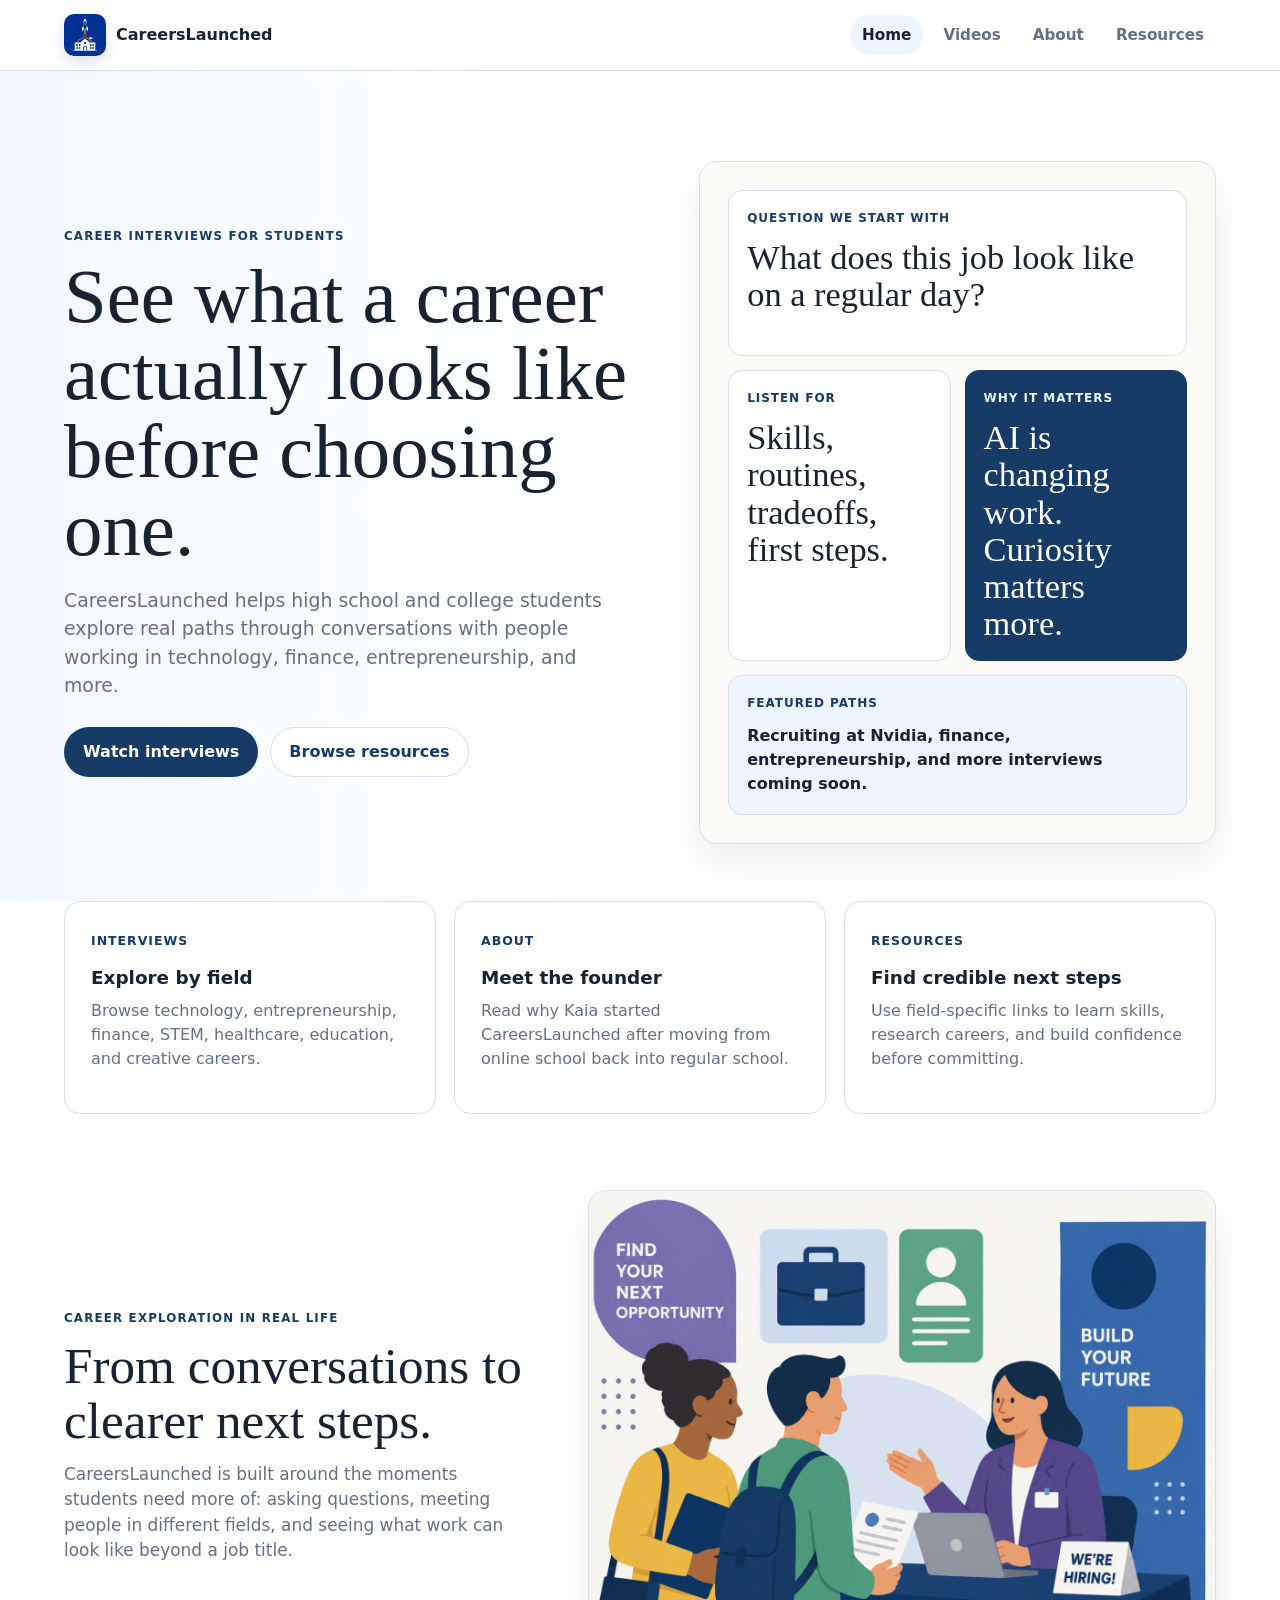
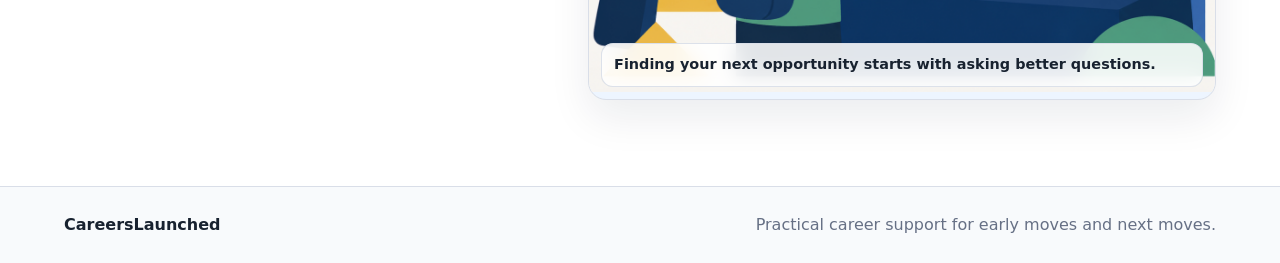
<file: index.html>
<!doctype html>
<html lang="en">
  <head>
    <meta charset="utf-8">
    <meta name="viewport" content="width=device-width, initial-scale=1">
    <title>CareersLaunched | Home</title>
    <link rel="stylesheet" href="styles.css">
  </head>
  <body>
    <header class="site-header">
      <a class="brand" href="index.html" aria-label="CareersLaunched home">
        <img class="brand-logo" src="careerslaunched-logo.png" alt="">
        <span>CareersLaunched</span>
      </a>
      <nav class="site-nav" aria-label="Main navigation">
        <a class="active" href="index.html">Home</a>
        <a href="videos.html">Videos</a>
        <a href="about.html">About</a>
        <a href="resources.html">Resources</a>
      </nav>
    </header>

    <main>
      <section class="hero home-hero">
        <div class="hero-copy">
          <p class="eyebrow">Career interviews for students</p>
          <h1>See what a career actually looks like before choosing one.</h1>
          <p class="hero-text">
            CareersLaunched helps high school and college students explore real paths through
            conversations with people working in technology, finance, entrepreneurship, and more.
          </p>
          <div class="hero-actions">
            <a class="button primary" href="videos.html">Watch interviews</a>
            <a class="button secondary" href="resources.html">Browse resources</a>
          </div>
        </div>
        <div class="desk-board" aria-label="CareersLaunched planning notes">
          <div class="note note-large">
            <span>Question we start with</span>
            <strong>What does this job look like on a regular day?</strong>
          </div>
          <div class="note-row">
            <div class="note">
              <span>Listen for</span>
              <strong>Skills, routines, tradeoffs, first steps.</strong>
            </div>
            <div class="note blue-note">
              <span>Why it matters</span>
              <strong>AI is changing work. Curiosity matters more.</strong>
            </div>
          </div>
          <div class="mini-list">
            <span>Featured paths</span>
            <p>Recruiting at Nvidia, finance, entrepreneurship, and more interviews coming soon.</p>
          </div>
        </div>
      </section>

      <section class="section-grid home-links" aria-label="Site sections">
        <a class="feature" href="videos.html">
          <span class="feature-number">Interviews</span>
          <h2>Explore by field</h2>
          <p>Browse technology, entrepreneurship, finance, STEM, healthcare, education, and creative careers.</p>
        </a>
        <a class="feature" href="about.html">
          <span class="feature-number">About</span>
          <h2>Meet the founder</h2>
          <p>Read why Kaia started CareersLaunched after moving from online school back into regular school.</p>
        </a>
        <a class="feature" href="resources.html">
          <span class="feature-number">Resources</span>
          <h2>Find credible next steps</h2>
          <p>Use field-specific links to learn skills, research careers, and build confidence before committing.</p>
        </a>
      </section>

      <section class="image-story" aria-label="Students exploring career paths">
        <div class="image-story-copy">
          <p class="eyebrow">Career exploration in real life</p>
          <h2>From conversations to clearer next steps.</h2>
          <p>
            CareersLaunched is built around the moments students need more of:
            asking questions, meeting people in different fields, and seeing what
            work can look like beyond a job title.
          </p>
        </div>
        <figure class="feature-image-card">
          <img src="career-fair-students.png" alt="Illustration of students talking with an employer at a career fair">
          <figcaption>Finding your next opportunity starts with asking better questions.</figcaption>
        </figure>
      </section>
    </main>

    <footer class="site-footer">
      <span>CareersLaunched</span>
      <span>Practical career support for early moves and next moves.</span>
    </footer>
  </body>
</html>
</file>
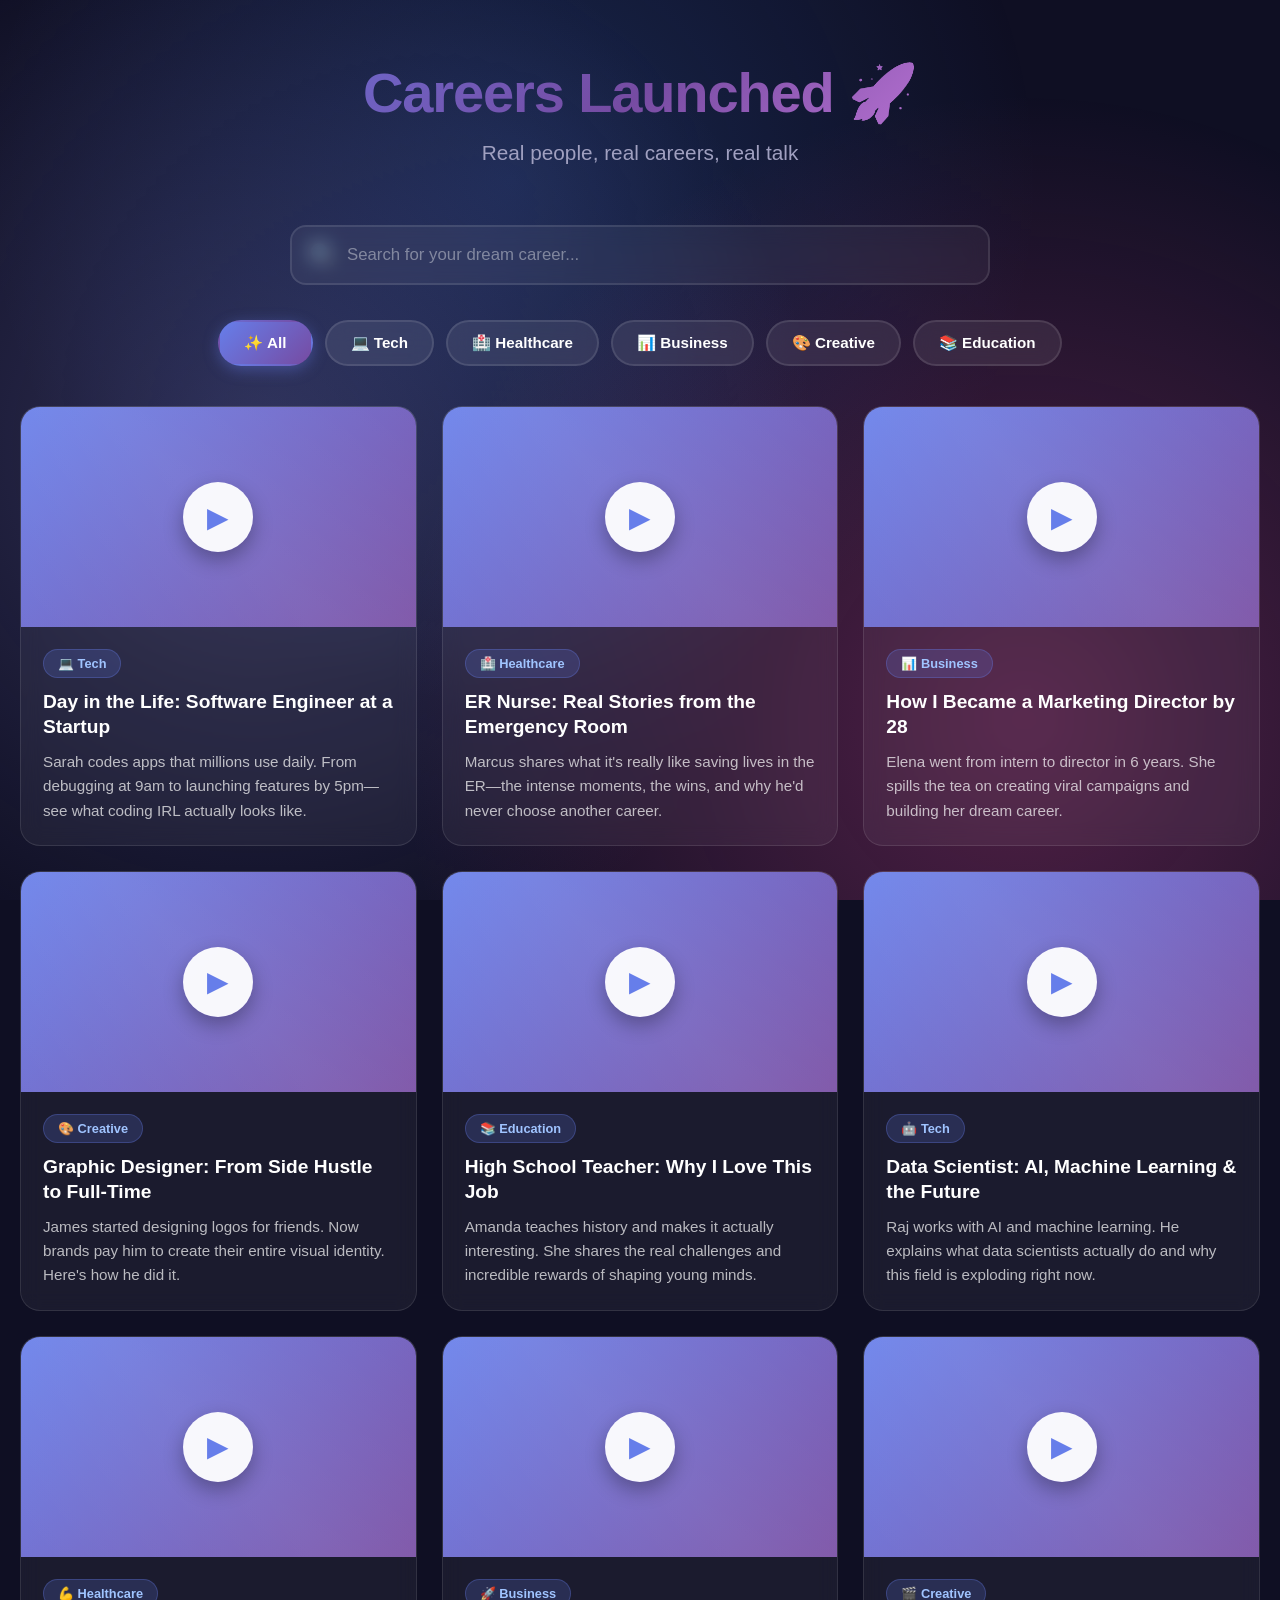
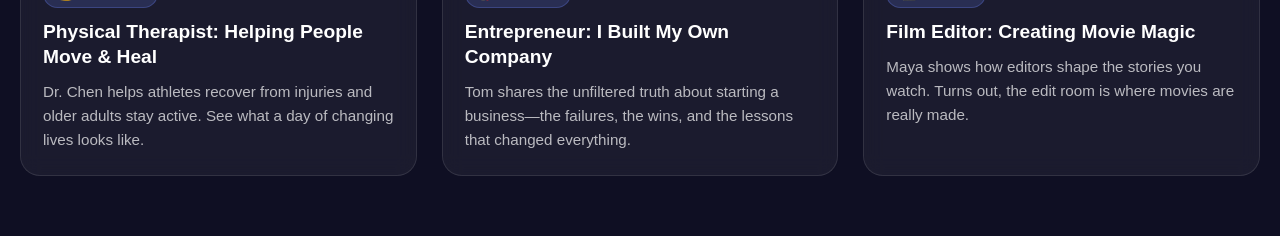
<file: career-interview-site.html>
<!DOCTYPE html>
<html lang="en">
<head>
    <meta charset="UTF-8">
    <meta name="viewport" content="width=device-width, initial-scale=1.0">
    <title>Careers Launched 🚀</title>
    <style>
        * {
            margin: 0;
            padding: 0;
            box-sizing: border-box;
        }

        body {
            font-family: 'Inter', -apple-system, BlinkMacSystemFont, 'Segoe UI', sans-serif;
            background: #0f0f23;
            min-height: 100vh;
            padding: 20px;
            position: relative;
            overflow-x: hidden;
        }

        body::before {
            content: '';
            position: fixed;
            top: 0;
            left: 0;
            width: 100%;
            height: 100%;
            background: 
                radial-gradient(circle at 20% 50%, rgba(120, 119, 198, 0.3), transparent 50%),
                radial-gradient(circle at 80% 80%, rgba(236, 72, 153, 0.3), transparent 50%),
                radial-gradient(circle at 40% 20%, rgba(59, 130, 246, 0.2), transparent 50%);
            z-index: -1;
        }

        .container {
            max-width: 1400px;
            margin: 0 auto;
        }

        header {
            text-align: center;
            color: white;
            margin-bottom: 40px;
            padding: 40px 20px 20px;
        }

        h1 {
            font-size: 3.5em;
            margin-bottom: 15px;
            font-weight: 800;
            background: linear-gradient(135deg, #667eea 0%, #764ba2 50%, #f093fb 100%);
            -webkit-background-clip: text;
            -webkit-text-fill-color: transparent;
            background-clip: text;
            letter-spacing: -0.02em;
        }

        .subtitle {
            font-size: 1.3em;
            color: #a0a0c0;
            font-weight: 400;
        }

        .emoji-float {
            display: inline-block;
            animation: float 3s ease-in-out infinite;
        }

        @keyframes float {
            0%, 100% { transform: translateY(0px); }
            50% { transform: translateY(-10px); }
        }

        .search-container {
            max-width: 700px;
            margin: 0 auto 35px;
            position: relative;
        }

        .search-input {
            width: 100%;
            padding: 18px 25px 18px 55px;
            border: 2px solid rgba(255, 255, 255, 0.1);
            border-radius: 16px;
            font-size: 1.05em;
            background: rgba(255, 255, 255, 0.05);
            backdrop-filter: blur(10px);
            color: white;
            outline: none;
            transition: all 0.3s ease;
        }

        .search-input::placeholder {
            color: rgba(255, 255, 255, 0.4);
        }

        .search-input:focus {
            border-color: #667eea;
            background: rgba(255, 255, 255, 0.08);
            box-shadow: 0 0 0 4px rgba(102, 126, 234, 0.1);
        }

        .search-icon {
            position: absolute;
            left: 20px;
            top: 50%;
            transform: translateY(-50%);
            font-size: 1.3em;
        }

        .filters {
            display: flex;
            gap: 12px;
            justify-content: center;
            flex-wrap: wrap;
            margin-bottom: 40px;
        }

        .filter-btn {
            background: rgba(255, 255, 255, 0.08);
            border: 2px solid rgba(255, 255, 255, 0.1);
            color: white;
            padding: 12px 24px;
            border-radius: 25px;
            cursor: pointer;
            font-size: 0.95em;
            font-weight: 600;
            transition: all 0.3s ease;
            backdrop-filter: blur(10px);
        }

        .filter-btn:hover {
            transform: translateY(-2px);
            background: rgba(255, 255, 255, 0.12);
            border-color: rgba(255, 255, 255, 0.2);
        }

        .filter-btn.active {
            background: linear-gradient(135deg, #667eea 0%, #764ba2 100%);
            border-color: transparent;
            box-shadow: 0 4px 15px rgba(102, 126, 234, 0.4);
        }

        .video-grid {
            display: grid;
            grid-template-columns: repeat(auto-fill, minmax(320px, 1fr));
            gap: 25px;
            margin-bottom: 40px;
        }

        .video-card {
            background: rgba(255, 255, 255, 0.05);
            border: 1px solid rgba(255, 255, 255, 0.1);
            border-radius: 20px;
            overflow: hidden;
            backdrop-filter: blur(10px);
            transition: all 0.4s ease;
            cursor: pointer;
            position: relative;
        }

        .video-card::before {
            content: '';
            position: absolute;
            top: 0;
            left: 0;
            right: 0;
            bottom: 0;
            background: linear-gradient(135deg, rgba(102, 126, 234, 0.1), rgba(236, 72, 153, 0.1));
            opacity: 0;
            transition: opacity 0.4s ease;
        }

        .video-card:hover {
            transform: translateY(-8px) scale(1.02);
            border-color: rgba(102, 126, 234, 0.5);
            box-shadow: 0 20px 40px rgba(0, 0, 0, 0.4);
        }

        .video-card:hover::before {
            opacity: 1;
        }

        .video-thumbnail {
            width: 100%;
            height: 220px;
            background: linear-gradient(135deg, #667eea 0%, #764ba2 100%);
            display: flex;
            align-items: center;
            justify-content: center;
            position: relative;
            overflow: hidden;
        }

        .video-thumbnail::after {
            content: '';
            position: absolute;
            width: 200%;
            height: 200%;
            background: linear-gradient(45deg, transparent, rgba(255,255,255,0.1), transparent);
            top: -50%;
            left: -50%;
            animation: shimmer 3s infinite;
        }

        @keyframes shimmer {
            0% { transform: rotate(0deg); }
            100% { transform: rotate(360deg); }
        }

        .play-icon {
            width: 70px;
            height: 70px;
            background: rgba(255, 255, 255, 0.95);
            border-radius: 50%;
            display: flex;
            align-items: center;
            justify-content: center;
            font-size: 28px;
            color: #667eea;
            transition: all 0.3s ease;
            z-index: 1;
            box-shadow: 0 8px 20px rgba(0, 0, 0, 0.3);
        }

        .video-card:hover .play-icon {
            transform: scale(1.15);
            background: white;
            box-shadow: 0 12px 30px rgba(0, 0, 0, 0.4);
        }

        .video-info {
            padding: 22px;
            position: relative;
            z-index: 1;
        }

        .career-tag {
            display: inline-flex;
            align-items: center;
            gap: 6px;
            background: rgba(102, 126, 234, 0.2);
            padding: 6px 14px;
            border-radius: 20px;
            font-size: 0.8em;
            margin-bottom: 12px;
            color: #a0c4ff;
            font-weight: 700;
            border: 1px solid rgba(102, 126, 234, 0.3);
        }

        .video-title {
            font-size: 1.2em;
            font-weight: 700;
            margin-bottom: 10px;
            color: white;
            line-height: 1.3;
        }

        .video-description {
            font-size: 0.95em;
            color: rgba(255, 255, 255, 0.7);
            line-height: 1.6;
        }

        .modal {
            display: none;
            position: fixed;
            top: 0;
            left: 0;
            width: 100%;
            height: 100%;
            background: rgba(0, 0, 0, 0.85);
            backdrop-filter: blur(10px);
            z-index: 1000;
            align-items: center;
            justify-content: center;
            padding: 20px;
            animation: fadeIn 0.3s ease;
        }

        @keyframes fadeIn {
            from { opacity: 0; }
            to { opacity: 1; }
        }

        .modal.active {
            display: flex;
        }

        .modal-content {
            background: rgba(20, 20, 40, 0.95);
            border: 1px solid rgba(255, 255, 255, 0.1);
            border-radius: 24px;
            max-width: 1000px;
            width: 100%;
            max-height: 90vh;
            overflow-y: auto;
            position: relative;
            backdrop-filter: blur(20px);
            animation: slideUp 0.4s ease;
        }

        @keyframes slideUp {
            from { 
                opacity: 0;
                transform: translateY(30px);
            }
            to { 
                opacity: 1;
                transform: translateY(0);
            }
        }

        .close-btn {
            position: absolute;
            top: 20px;
            right: 20px;
            background: rgba(255, 255, 255, 0.1);
            border: 1px solid rgba(255, 255, 255, 0.2);
            color: white;
            width: 45px;
            height: 45px;
            border-radius: 50%;
            font-size: 24px;
            cursor: pointer;
            backdrop-filter: blur(10px);
            z-index: 10;
            transition: all 0.3s ease;
        }

        .close-btn:hover {
            background: rgba(255, 255, 255, 0.2);
            transform: rotate(90deg);
        }

        .video-player {
            width: 100%;
            aspect-ratio: 16/9;
            background: #000;
            border-radius: 24px 24px 0 0;
        }

        .video-player iframe {
            width: 100%;
            height: 100%;
            border: none;
            border-radius: 24px 24px 0 0;
        }

        .modal-info {
            padding: 35px;
        }

        .modal-title {
            font-size: 2em;
            margin-bottom: 15px;
            color: white;
            font-weight: 700;
        }

        .modal-description {
            font-size: 1.05em;
            line-height: 1.8;
            color: rgba(255, 255, 255, 0.8);
            margin-top: 20px;
        }

        .stats {
            display: flex;
            gap: 20px;
            margin-top: 25px;
            flex-wrap: wrap;
        }

        .stat-item {
            background: rgba(102, 126, 234, 0.1);
            padding: 12px 20px;
            border-radius: 12px;
            border: 1px solid rgba(102, 126, 234, 0.2);
        }

        .stat-label {
            font-size: 0.8em;
            color: rgba(255, 255, 255, 0.6);
            margin-bottom: 4px;
        }

        .stat-value {
            font-size: 1.1em;
            color: white;
            font-weight: 700;
        }

        @media (max-width: 768px) {
            h1 {
                font-size: 2.2em;
            }
            
            .video-grid {
                grid-template-columns: 1fr;
            }

            .modal-content {
                border-radius: 20px;
            }

            .modal-info {
                padding: 25px;
            }
        }

        .no-results {
            grid-column: 1/-1;
            text-align: center;
            padding: 80px 20px;
            color: rgba(255, 255, 255, 0.6);
        }

        .no-results h2 {
            font-size: 2em;
            margin-bottom: 15px;
            color: white;
        }

        .no-results p {
            font-size: 1.1em;
        }
    </style>
</head>
<body>
    <div class="container">
        <header>
            <h1>Careers Launched <span class="emoji-float">🚀</span></h1>
            <p class="subtitle">Real people, real careers, real talk</p>
        </header>

        <div class="search-container">
            <span class="search-icon">🔍</span>
            <input type="text" id="searchInput" class="search-input" placeholder="Search for your dream career...">
        </div>

        <div class="filters">
            <button class="filter-btn active" data-category="all">✨ All</button>
            <button class="filter-btn" data-category="tech">💻 Tech</button>
            <button class="filter-btn" data-category="healthcare">🏥 Healthcare</button>
            <button class="filter-btn" data-category="business">📊 Business</button>
            <button class="filter-btn" data-category="creative">🎨 Creative</button>
            <button class="filter-btn" data-category="education">📚 Education</button>
        </div>

        <div class="video-grid" id="videoGrid"></div>
    </div>

    <div class="modal" id="videoModal">
        <div class="modal-content">
            <button class="close-btn" onclick="closeModal()">&times;</button>
            <div class="video-player" id="videoPlayer"></div>
            <div class="modal-info">
                <h2 class="modal-title" id="modalTitle"></h2>
                <span class="career-tag" id="modalTag"></span>
                <p class="modal-description" id="modalDescription"></p>
                <div class="stats" id="modalStats"></div>
            </div>
        </div>
    </div>

    <script>
        const videos = [
            {
                id: 1,
                title: "Day in the Life: Software Engineer at a Startup",
                category: "tech",
                emoji: "💻",
                description: "Sarah codes apps that millions use daily. From debugging at 9am to launching features by 5pm—see what coding IRL actually looks like.",
                fullDescription: "Ever wondered what software engineers ACTUALLY do all day? Sarah breaks it down—from morning standups with her team to solving real coding problems. She shares the truth about learning to code, dealing with bugs, and what it's like building apps people actually use. Spoiler: it's way more creative than you think! 🎯",
                youtubeId: "dQw4w9WgXcQ",
                duration: "12:34",
                views: "45K"
            },
            {
                id: 2,
                title: "ER Nurse: Real Stories from the Emergency Room",
                category: "healthcare",
                emoji: "🏥",
                description: "Marcus shares what it's really like saving lives in the ER—the intense moments, the wins, and why he'd never choose another career.",
                fullDescription: "Think medical shows are realistic? Marcus takes you behind the scenes of actual emergency medicine. He talks about the rush of helping people in crisis, how he stays calm under pressure, and the awesome feeling when someone you helped walks out healthy. Warning: may inspire you to become a healthcare hero! 🦸‍♂️",
                youtubeId: "dQw4w9WgXcQ",
                duration: "15:22",
                views: "38K"
            },
            {
                id: 3,
                title: "How I Became a Marketing Director by 28",
                category: "business",
                emoji: "📊",
                description: "Elena went from intern to director in 6 years. She spills the tea on creating viral campaigns and building her dream career.",
                fullDescription: "Elena breaks down her journey from coffee-fetching intern to leading major brand campaigns. She shares the strategy behind viral marketing (yes, including TikTok), how she pitched her way to promotions, and why marketing is basically psychology + creativity. Plus, she reveals the skills that actually matter vs. what college taught her. 💡",
                youtubeId: "dQw4w9WgXcQ",
                duration: "18:45",
                views: "62K"
            },
            {
                id: 4,
                title: "Graphic Designer: From Side Hustle to Full-Time",
                category: "creative",
                emoji: "🎨",
                description: "James started designing logos for friends. Now brands pay him to create their entire visual identity. Here's how he did it.",
                fullDescription: "James proves you don't need a fancy degree to make it as a designer. He walks through his creative process, shows his actual design tools, and explains how he finds clients. He also gets real about the challenges—dealing with picky clients, creative blocks, and imposter syndrome. If you love art and making things look amazing, this one's for you! ✨",
                youtubeId: "dQw4w9WgXcQ",
                duration: "14:12",
                views: "29K"
            },
            {
                id: 5,
                title: "High School Teacher: Why I Love This Job",
                category: "education",
                emoji: "📚",
                description: "Amanda teaches history and makes it actually interesting. She shares the real challenges and incredible rewards of shaping young minds.",
                fullDescription: "Amanda keeps it 100% real about teaching—the good, the challenging, and the moments that make it all worth it. She talks about connecting with students, making lessons engaging (no boring lectures here!), and watching kids have those 'aha!' moments. Plus, she addresses the elephant in the room: yes, the pay could be better, but here's why she stays. 🎓",
                youtubeId: "dQw4w9WgXcQ",
                duration: "13:28",
                views: "41K"
            },
            {
                id: 6,
                title: "Data Scientist: AI, Machine Learning & the Future",
                category: "tech",
                emoji: "🤖",
                description: "Raj works with AI and machine learning. He explains what data scientists actually do and why this field is exploding right now.",
                fullDescription: "Raj breaks down data science in a way that actually makes sense. No boring jargon—just straight talk about working with AI, building algorithms, and using data to predict trends. He shares his path from math nerd to tech professional and why this is one of the hottest careers right now. If you're curious about AI and the future of tech, watch this! 🔮",
                youtubeId: "dQw4w9WgXcQ",
                duration: "16:54",
                views: "58K"
            },
            {
                id: 7,
                title: "Physical Therapist: Helping People Move & Heal",
                category: "healthcare",
                emoji: "💪",
                description: "Dr. Chen helps athletes recover from injuries and older adults stay active. See what a day of changing lives looks like.",
                fullDescription: "Dr. Chen shows the incredible impact of physical therapy—from helping athletes get back in the game to helping people walk again after surgery. She explains the science behind recovery, shares amazing patient transformation stories, and talks about the different places PTs work (hospitals, sports teams, private practice). Great career if you love movement, science, and seeing real results! 🏃‍♀️",
                youtubeId: "dQw4w9WgXcQ",
                duration: "11:47",
                views: "34K"
            },
            {
                id: 8,
                title: "Entrepreneur: I Built My Own Company",
                category: "business",
                emoji: "🚀",
                description: "Tom shares the unfiltered truth about starting a business—the failures, the wins, and the lessons that changed everything.",
                fullDescription: "Tom's story is wild. He failed twice before his company took off. He talks about raising money, building a team, dealing with competition, and the mental game of entrepreneurship. No sugar-coating here—he shares the sleepless nights AND the victories. Whether you want to start a business or just understand what it takes, this is gold. 💰",
                youtubeId: "dQw4w9WgXcQ",
                duration: "20:15",
                views: "73K"
            },
            {
                id: 9,
                title: "Film Editor: Creating Movie Magic",
                category: "creative",
                emoji: "🎬",
                description: "Maya shows how editors shape the stories you watch. Turns out, the edit room is where movies are really made.",
                fullDescription: "Maya pulls back the curtain on film editing. She shows actual footage and how she transforms it into emotional, compelling scenes. She explains the software, the creative decisions, and how editors work with directors to tell better stories. If you binge Netflix and love movies, you'll love seeing how the magic happens. 🎥",
                youtubeId: "dQw4w9WgXcQ",
                duration: "17:33",
                views: "52K"
            }
        ];

        let currentFilter = 'all';
        let searchQuery = '';

        function renderVideos(filter = 'all', search = '') {
            const grid = document.getElementById('videoGrid');
            let filteredVideos = filter === 'all' 
                ? videos 
                : videos.filter(v => v.category === filter);
            
            if (search) {
                const searchLower = search.toLowerCase();
                filteredVideos = filteredVideos.filter(v => 
                    v.title.toLowerCase().includes(searchLower) ||
                    v.description.toLowerCase().includes(searchLower) ||
                    v.category.toLowerCase().includes(searchLower) ||
                    v.fullDescription.toLowerCase().includes(searchLower)
                );
            }
            
            if (filteredVideos.length === 0) {
                grid.innerHTML = `
                    <div class="no-results">
                        <h2>No videos found 😕</h2>
                        <p>Try a different search or check out all categories</p>
                    </div>
                `;
                return;
            }
            
            grid.innerHTML = filteredVideos.map(video => `
                <div class="video-card" onclick="openModal(${video.id})">
                    <div class="video-thumbnail">
                        <div class="play-icon">▶</div>
                    </div>
                    <div class="video-info">
                        <span class="career-tag">${video.emoji} ${video.category.charAt(0).toUpperCase() + video.category.slice(1)}</span>
                        <h3 class="video-title">${video.title}</h3>
                        <p class="video-description">${video.description}</p>
                    </div>
                </div>
            `).join('');
        }

        function openModal(videoId) {
            const video = videos.find(v => v.id === videoId);
            const modal = document.getElementById('videoModal');
            const videoPlayer = document.getElementById('videoPlayer');
            
            videoPlayer.innerHTML = `
                <iframe 
                    src="https://www.youtube.com/embed/${video.youtubeId}?autoplay=1" 
                    allow="accelerometer; autoplay; clipboard-write; encrypted-media; gyroscope; picture-in-picture" 
                    allowfullscreen>
                </iframe>
            `;
            
            document.getElementById('modalTitle').textContent = video.title;
            document.getElementById('modalTag').innerHTML = `${video.emoji} ${video.category.charAt(0).toUpperCase() + video.category.slice(1)}`;
            document.getElementById('modalDescription').textContent = video.fullDescription;
            
            document.getElementById('modalStats').innerHTML = `
                <div class="stat-item">
                    <div class="stat-label">Duration</div>
                    <div class="stat-value">${video.duration}</div>
                </div>
                <div class="stat-item">
                    <div class="stat-label">Views</div>
                    <div class="stat-value">${video.views}</div>
                </div>
            `;
            
            modal.classList.add('active');
            document.body.style.overflow = 'hidden';
        }

        function closeModal() {
            const modal = document.getElementById('videoModal');
            const videoPlayer = document.getElementById('videoPlayer');
            
            videoPlayer.innerHTML = '';
            
            modal.classList.remove('active');
            document.body.style.overflow = 'auto';
        }

        const searchInput = document.getElementById('searchInput');
        searchInput.addEventListener('input', (e) => {
            searchQuery = e.target.value;
            renderVideos(currentFilter, searchQuery);
        });

        document.querySelectorAll('.filter-btn').forEach(btn => {
            btn.addEventListener('click', (e) => {
                document.querySelectorAll('.filter-btn').forEach(b => b.classList.remove('active'));
                e.target.classList.add('active');
                currentFilter = e.target.dataset.category;
                renderVideos(currentFilter, searchQuery);
            });
        });

        window.addEventListener('click', (e) => {
            const modal = document.getElementById('videoModal');
            if (e.target === modal) {
                closeModal();
            }
        });

        renderVideos();
    </script>
</body>
</html>
</file>
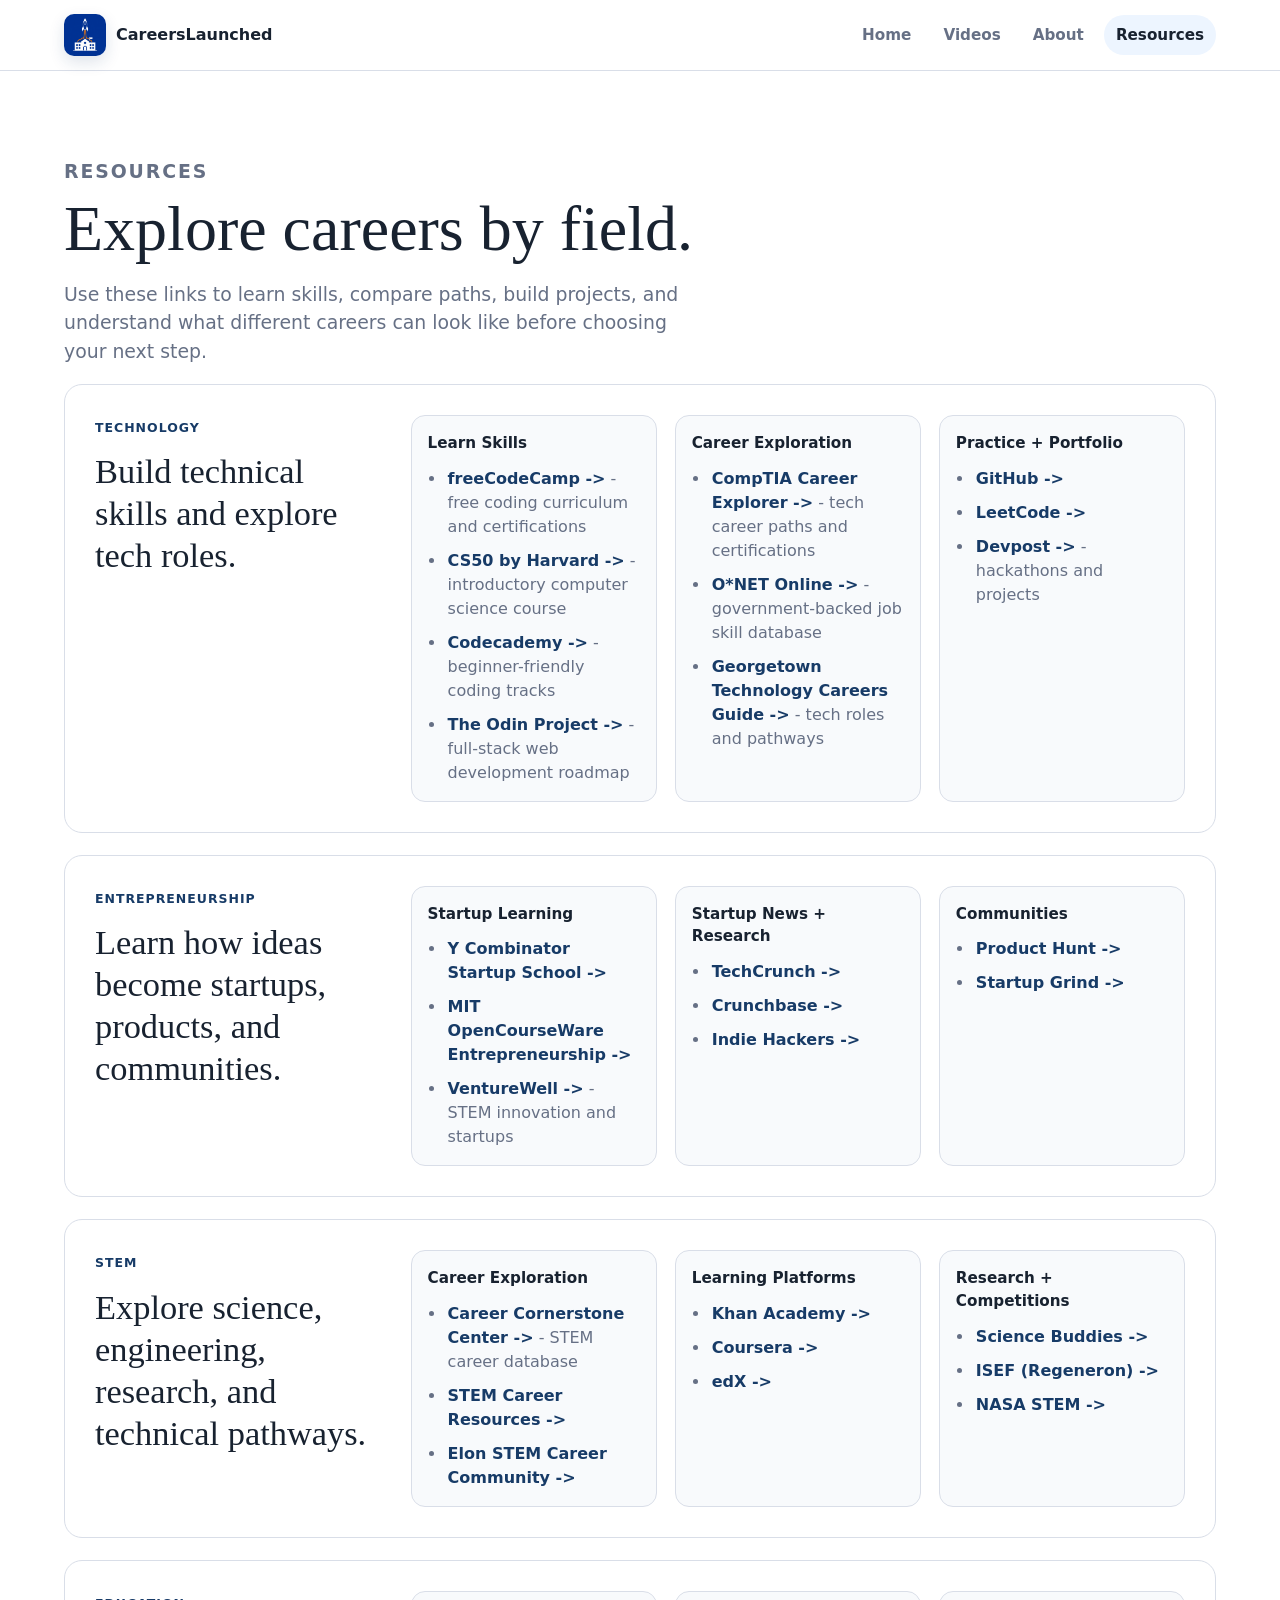
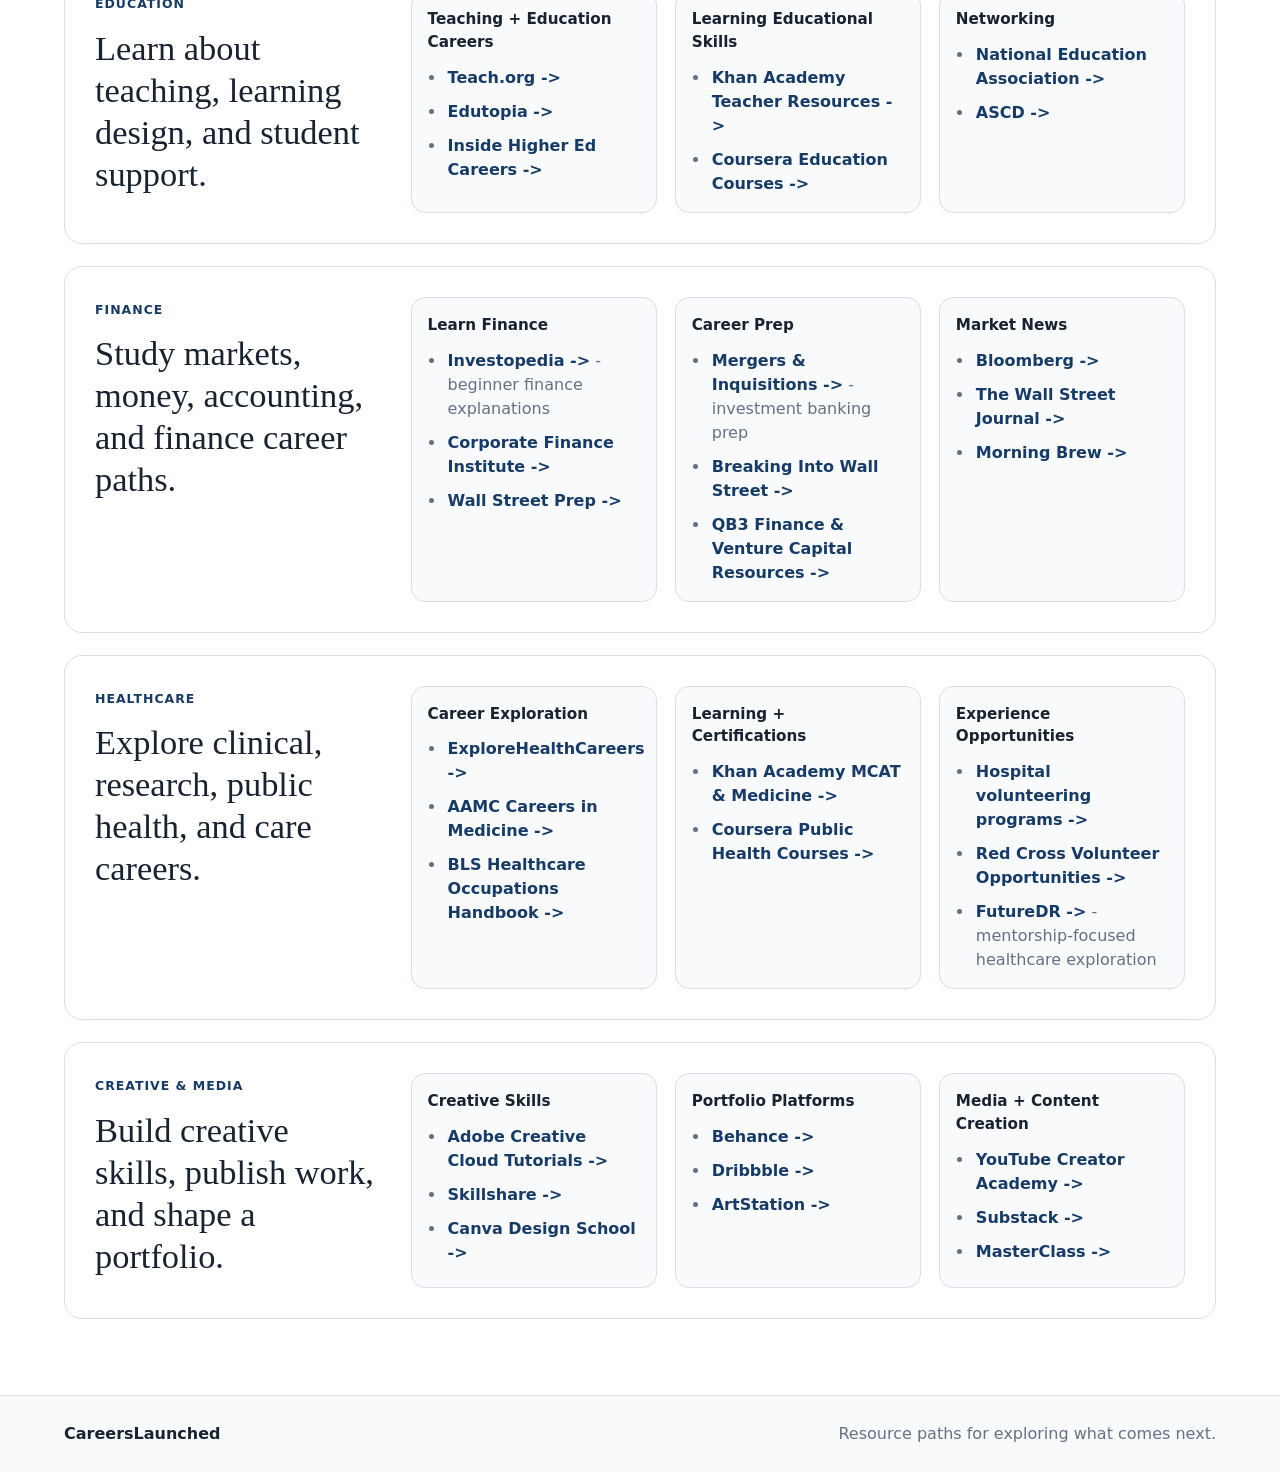
<file: resources.html>
<!doctype html>
<html lang="en">
  <head>
    <meta charset="utf-8">
    <meta name="viewport" content="width=device-width, initial-scale=1">
    <title>CareersLaunched | Resources</title>
    <link rel="stylesheet" href="styles.css">
  </head>
  <body>
    <header class="site-header">
      <a class="brand" href="index.html" aria-label="CareersLaunched home">
        <img class="brand-logo" src="careerslaunched-logo.png" alt="">
        <span>CareersLaunched</span>
      </a>
      <nav class="site-nav" aria-label="Main navigation">
        <a href="index.html">Home</a>
        <a href="videos.html">Videos</a>
        <a href="about.html">About</a>
        <a class="active" href="resources.html">Resources</a>
      </nav>
    </header>

    <main class="page">
      <section class="page-intro">
        <p class="eyebrow">Resources</p>
        <h1>Explore careers by field.</h1>
        <p>Use these links to learn skills, compare paths, build projects, and understand what different careers can look like before choosing your next step.</p>
      </section>

      <section class="resource-directory" aria-label="Career resources">
        <article class="resource-section">
          <div class="resource-heading">
            <span>Technology</span>
            <h2>Build technical skills and explore tech roles.</h2>
          </div>
          <div class="resource-groups">
            <div class="resource-group">
              <h3>Learn Skills</h3>
              <ul>
                <li><a href="https://www.freecodecamp.org/" target="_blank" rel="noreferrer">freeCodeCamp</a> - free coding curriculum and certifications</li>
                <li><a href="https://cs50.harvard.edu/x/" target="_blank" rel="noreferrer">CS50 by Harvard</a> - introductory computer science course</li>
                <li><a href="https://www.codecademy.com/" target="_blank" rel="noreferrer">Codecademy</a> - beginner-friendly coding tracks</li>
                <li><a href="https://www.theodinproject.com/" target="_blank" rel="noreferrer">The Odin Project</a> - full-stack web development roadmap</li>
              </ul>
            </div>
            <div class="resource-group">
              <h3>Career Exploration</h3>
              <ul>
                <li><a href="https://www.comptia.org/content/it-careers-path-roadmap" target="_blank" rel="noreferrer">CompTIA Career Explorer</a> - tech career paths and certifications</li>
                <li><a href="https://www.onetonline.org/" target="_blank" rel="noreferrer">O*NET Online</a> - government-backed job skill database</li>
                <li><a href="https://careercenter.georgetown.edu/major-career-guides/technology-careers/" target="_blank" rel="noreferrer">Georgetown Technology Careers Guide</a> - tech roles and pathways</li>
              </ul>
            </div>
            <div class="resource-group">
              <h3>Practice + Portfolio</h3>
              <ul>
                <li><a href="https://github.com/" target="_blank" rel="noreferrer">GitHub</a></li>
                <li><a href="https://leetcode.com/" target="_blank" rel="noreferrer">LeetCode</a></li>
                <li><a href="https://devpost.com/" target="_blank" rel="noreferrer">Devpost</a> - hackathons and projects</li>
              </ul>
            </div>
          </div>
        </article>

        <article class="resource-section">
          <div class="resource-heading">
            <span>Entrepreneurship</span>
            <h2>Learn how ideas become startups, products, and communities.</h2>
          </div>
          <div class="resource-groups">
            <div class="resource-group">
              <h3>Startup Learning</h3>
              <ul>
                <li><a href="https://www.startupschool.org/" target="_blank" rel="noreferrer">Y Combinator Startup School</a></li>
                <li><a href="https://ocw.mit.edu/search/?q=entrepreneurship" target="_blank" rel="noreferrer">MIT OpenCourseWare Entrepreneurship</a></li>
                <li><a href="https://venturewell.org/" target="_blank" rel="noreferrer">VentureWell</a> - STEM innovation and startups</li>
              </ul>
            </div>
            <div class="resource-group">
              <h3>Startup News + Research</h3>
              <ul>
                <li><a href="https://techcrunch.com/" target="_blank" rel="noreferrer">TechCrunch</a></li>
                <li><a href="https://www.crunchbase.com/" target="_blank" rel="noreferrer">Crunchbase</a></li>
                <li><a href="https://www.indiehackers.com/" target="_blank" rel="noreferrer">Indie Hackers</a></li>
              </ul>
            </div>
            <div class="resource-group">
              <h3>Communities</h3>
              <ul>
                <li><a href="https://www.producthunt.com/" target="_blank" rel="noreferrer">Product Hunt</a></li>
                <li><a href="https://www.startupgrind.com/" target="_blank" rel="noreferrer">Startup Grind</a></li>
              </ul>
            </div>
          </div>
        </article>

        <article class="resource-section">
          <div class="resource-heading">
            <span>STEM</span>
            <h2>Explore science, engineering, research, and technical pathways.</h2>
          </div>
          <div class="resource-groups">
            <div class="resource-group">
              <h3>Career Exploration</h3>
              <ul>
                <li><a href="https://www.careercornerstone.org/" target="_blank" rel="noreferrer">Career Cornerstone Center</a> - STEM career database</li>
                <li><a href="https://web.uri.edu/career/stem/" target="_blank" rel="noreferrer">STEM Career Resources</a></li>
                <li><a href="https://www.elon.edu/u/academics/career-services/students/explore-careers/stem/" target="_blank" rel="noreferrer">Elon STEM Career Community</a></li>
              </ul>
            </div>
            <div class="resource-group">
              <h3>Learning Platforms</h3>
              <ul>
                <li><a href="https://www.khanacademy.org/" target="_blank" rel="noreferrer">Khan Academy</a></li>
                <li><a href="https://www.coursera.org/" target="_blank" rel="noreferrer">Coursera</a></li>
                <li><a href="https://www.edx.org/" target="_blank" rel="noreferrer">edX</a></li>
              </ul>
            </div>
            <div class="resource-group">
              <h3>Research + Competitions</h3>
              <ul>
                <li><a href="https://www.sciencebuddies.org/" target="_blank" rel="noreferrer">Science Buddies</a></li>
                <li><a href="https://www.societyforscience.org/isef/" target="_blank" rel="noreferrer">ISEF (Regeneron)</a></li>
                <li><a href="https://www.nasa.gov/learning-resources/stem-engagement/" target="_blank" rel="noreferrer">NASA STEM</a></li>
              </ul>
            </div>
          </div>
        </article>

        <article class="resource-section">
          <div class="resource-heading">
            <span>Education</span>
            <h2>Learn about teaching, learning design, and student support.</h2>
          </div>
          <div class="resource-groups">
            <div class="resource-group">
              <h3>Teaching + Education Careers</h3>
              <ul>
                <li><a href="https://www.teach.org/" target="_blank" rel="noreferrer">Teach.org</a></li>
                <li><a href="https://www.edutopia.org/" target="_blank" rel="noreferrer">Edutopia</a></li>
                <li><a href="https://careers.insidehighered.com/" target="_blank" rel="noreferrer">Inside Higher Ed Careers</a></li>
              </ul>
            </div>
            <div class="resource-group">
              <h3>Learning Educational Skills</h3>
              <ul>
                <li><a href="https://www.khanacademy.org/khan-for-educators" target="_blank" rel="noreferrer">Khan Academy Teacher Resources</a></li>
                <li><a href="https://www.coursera.org/browse/social-sciences/education" target="_blank" rel="noreferrer">Coursera Education Courses</a></li>
              </ul>
            </div>
            <div class="resource-group">
              <h3>Networking</h3>
              <ul>
                <li><a href="https://www.nea.org/" target="_blank" rel="noreferrer">National Education Association</a></li>
                <li><a href="https://www.ascd.org/" target="_blank" rel="noreferrer">ASCD</a></li>
              </ul>
            </div>
          </div>
        </article>

        <article class="resource-section">
          <div class="resource-heading">
            <span>Finance</span>
            <h2>Study markets, money, accounting, and finance career paths.</h2>
          </div>
          <div class="resource-groups">
            <div class="resource-group">
              <h3>Learn Finance</h3>
              <ul>
                <li><a href="https://www.investopedia.com/" target="_blank" rel="noreferrer">Investopedia</a> - beginner finance explanations</li>
                <li><a href="https://corporatefinanceinstitute.com/" target="_blank" rel="noreferrer">Corporate Finance Institute</a></li>
                <li><a href="https://www.wallstreetprep.com/" target="_blank" rel="noreferrer">Wall Street Prep</a></li>
              </ul>
            </div>
            <div class="resource-group">
              <h3>Career Prep</h3>
              <ul>
                <li><a href="https://mergersandinquisitions.com/" target="_blank" rel="noreferrer">Mergers &amp; Inquisitions</a> - investment banking prep</li>
                <li><a href="https://breakingintowallstreet.com/" target="_blank" rel="noreferrer">Breaking Into Wall Street</a></li>
                <li><a href="https://qb3.berkeley.edu/" target="_blank" rel="noreferrer">QB3 Finance &amp; Venture Capital Resources</a></li>
              </ul>
            </div>
            <div class="resource-group">
              <h3>Market News</h3>
              <ul>
                <li><a href="https://www.bloomberg.com/" target="_blank" rel="noreferrer">Bloomberg</a></li>
                <li><a href="https://www.wsj.com/" target="_blank" rel="noreferrer">The Wall Street Journal</a></li>
                <li><a href="https://www.morningbrew.com/" target="_blank" rel="noreferrer">Morning Brew</a></li>
              </ul>
            </div>
          </div>
        </article>

        <article class="resource-section">
          <div class="resource-heading">
            <span>Healthcare</span>
            <h2>Explore clinical, research, public health, and care careers.</h2>
          </div>
          <div class="resource-groups">
            <div class="resource-group">
              <h3>Career Exploration</h3>
              <ul>
                <li><a href="https://explorehealthcareers.org/" target="_blank" rel="noreferrer">ExploreHealthCareers</a></li>
                <li><a href="https://students-residents.aamc.org/careers-medicine/careers-medicine" target="_blank" rel="noreferrer">AAMC Careers in Medicine</a></li>
                <li><a href="https://www.bls.gov/ooh/healthcare/" target="_blank" rel="noreferrer">BLS Healthcare Occupations Handbook</a></li>
              </ul>
            </div>
            <div class="resource-group">
              <h3>Learning + Certifications</h3>
              <ul>
                <li><a href="https://www.khanacademy.org/test-prep/mcat" target="_blank" rel="noreferrer">Khan Academy MCAT &amp; Medicine</a></li>
                <li><a href="https://www.coursera.org/browse/health/public-health" target="_blank" rel="noreferrer">Coursera Public Health Courses</a></li>
              </ul>
            </div>
            <div class="resource-group">
              <h3>Experience Opportunities</h3>
              <ul>
                <li><a href="https://www.hospitalcareers.com/blog/hospital-volunteer-programs/" target="_blank" rel="noreferrer">Hospital volunteering programs</a></li>
                <li><a href="https://www.redcross.org/volunteer/become-a-volunteer.html" target="_blank" rel="noreferrer">Red Cross Volunteer Opportunities</a></li>
                <li><a href="https://www.futuredr.org/" target="_blank" rel="noreferrer">FutureDR</a> - mentorship-focused healthcare exploration</li>
              </ul>
            </div>
          </div>
        </article>

        <article class="resource-section">
          <div class="resource-heading">
            <span>Creative &amp; Media</span>
            <h2>Build creative skills, publish work, and shape a portfolio.</h2>
          </div>
          <div class="resource-groups">
            <div class="resource-group">
              <h3>Creative Skills</h3>
              <ul>
                <li><a href="https://helpx.adobe.com/creative-cloud/tutorials-explore.html" target="_blank" rel="noreferrer">Adobe Creative Cloud Tutorials</a></li>
                <li><a href="https://www.skillshare.com/" target="_blank" rel="noreferrer">Skillshare</a></li>
                <li><a href="https://www.canva.com/designschool/" target="_blank" rel="noreferrer">Canva Design School</a></li>
              </ul>
            </div>
            <div class="resource-group">
              <h3>Portfolio Platforms</h3>
              <ul>
                <li><a href="https://www.behance.net/" target="_blank" rel="noreferrer">Behance</a></li>
                <li><a href="https://dribbble.com/" target="_blank" rel="noreferrer">Dribbble</a></li>
                <li><a href="https://www.artstation.com/" target="_blank" rel="noreferrer">ArtStation</a></li>
              </ul>
            </div>
            <div class="resource-group">
              <h3>Media + Content Creation</h3>
              <ul>
                <li><a href="https://www.youtube.com/creators/" target="_blank" rel="noreferrer">YouTube Creator Academy</a></li>
                <li><a href="https://substack.com/" target="_blank" rel="noreferrer">Substack</a></li>
                <li><a href="https://www.masterclass.com/" target="_blank" rel="noreferrer">MasterClass</a></li>
              </ul>
            </div>
          </div>
        </article>
      </section>
    </main>

    <footer class="site-footer">
      <span>CareersLaunched</span>
      <span>Resource paths for exploring what comes next.</span>
    </footer>
  </body>
</html>
</file>
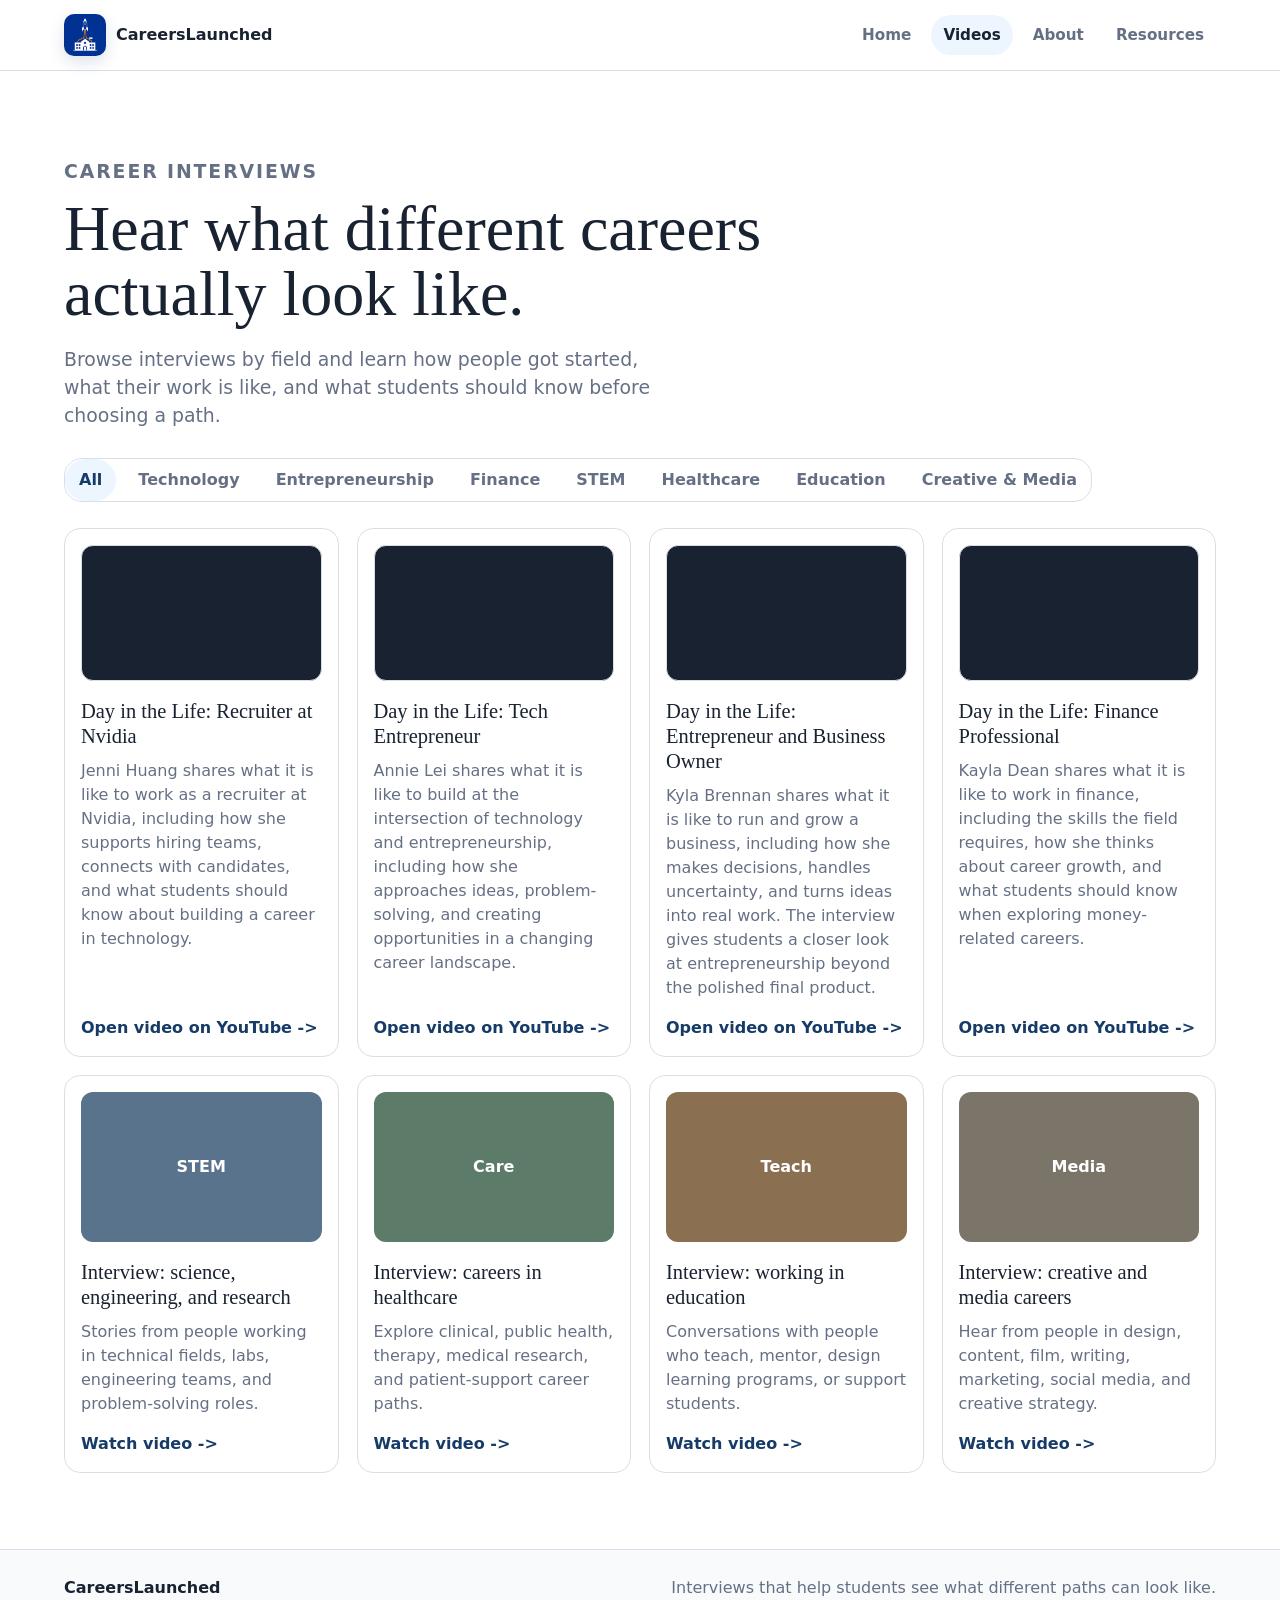
<file: videos.html>
<!doctype html>
<html lang="en">
  <head>
    <meta charset="utf-8">
    <meta name="viewport" content="width=device-width, initial-scale=1">
    <title>CareersLaunched | Videos</title>
    <link rel="stylesheet" href="styles.css">
    <script src="script.js" defer></script>
  </head>
  <body>
    <header class="site-header">
      <a class="brand" href="index.html" aria-label="CareersLaunched home">
        <img class="brand-logo" src="careerslaunched-logo.png" alt="">
        <span>CareersLaunched</span>
      </a>
      <nav class="site-nav" aria-label="Main navigation">
        <a href="index.html">Home</a>
        <a class="active" href="videos.html">Videos</a>
        <a href="about.html">About</a>
        <a href="resources.html">Resources</a>
      </nav>
    </header>

    <main class="page">
      <section class="page-intro">
        <p class="eyebrow">Career interviews</p>
        <h1>Hear what different careers actually look like.</h1>
        <p>Browse interviews by field and learn how people got started, what their work is like, and what students should know before choosing a path.</p>
      </section>

      <section class="video-controls" aria-label="Video categories">
        <button class="filter-button active" type="button" data-filter="all">All</button>
        <button class="filter-button" type="button" data-filter="technology">Technology</button>
        <button class="filter-button" type="button" data-filter="entrepreneurship">Entrepreneurship</button>
        <button class="filter-button" type="button" data-filter="finance">Finance</button>
        <button class="filter-button" type="button" data-filter="stem">STEM</button>
        <button class="filter-button" type="button" data-filter="healthcare">Healthcare</button>
        <button class="filter-button" type="button" data-filter="education">Education</button>
        <button class="filter-button" type="button" data-filter="creative-media">Creative &amp; Media</button>
      </section>

<section class="video-grid" aria-live="polite">
  <article class="video-card" data-category="technology">
    <iframe
      class="video-player"
      src="https://www.youtube.com/embed/BM_AT_Ip0jw"
      title="Day in the Life: Recruiter at Nvidia"
      allowfullscreen>
    </iframe>
    <h2>Day in the Life: Recruiter at Nvidia</h2>
    <p>Jenni Huang shares what it is like to work as a recruiter at Nvidia, including how she supports hiring teams, connects with candidates, and what students should know about building a career in technology.</p>
    <a href="https://youtu.be/BM_AT_Ip0jw" target="_blank" rel="noreferrer">Open video on YouTube</a>
  </article>

  <article class="video-card" data-category="entrepreneurship technology">
    <iframe
      class="video-player"
      src="https://www.youtube.com/embed/6BX-8E5z3Hk"
      title="Annie Lei interview"
      allowfullscreen>
    </iframe>
    <h2>Day in the Life: Tech Entrepreneur</h2>
    <p>Annie Lei shares what it is like to build at the intersection of technology and entrepreneurship, including how she approaches ideas, problem-solving, and creating opportunities in a changing career landscape.</p>
    <a href="https://youtu.be/6BX-8E5z3Hk" target="_blank" rel="noreferrer">Open video on YouTube</a>
  </article>

  <article class="video-card" data-category="entrepreneurship">
    <iframe
      class="video-player"
      src="https://www.youtube.com/embed/w58BHjUztL0"
      title="Day in the Life: Entrepreneur and Business Owner"
      allowfullscreen>
    </iframe>
    <h2>Day in the Life: Entrepreneur and Business Owner</h2>
    <p>Kyla Brennan shares what it is like to run and grow a business, including how she makes decisions, handles uncertainty, and turns ideas into real work. The interview gives students a closer look at entrepreneurship beyond the polished final product.</p>
    <a href="https://youtu.be/w58BHjUztL0" target="_blank" rel="noreferrer">Open video on YouTube</a>
  </article>

  <article class="video-card" data-category="finance">
    <iframe
      class="video-player"
      src="https://www.youtube.com/embed/mEOQ0B_F7I8"
      title="Day in the Life: Finance Professional"
      allowfullscreen>
    </iframe>
    <h2>Day in the Life: Finance Professional</h2>
    <p>Kayla Dean shares what it is like to work in finance, including the skills the field requires, how she thinks about career growth, and what students should know when exploring money-related careers.</p>
    <a href="https://youtu.be/mEOQ0B_F7I8" target="_blank" rel="noreferrer">Open video on YouTube</a>
  </article>

  <article class="video-card" data-category="stem">
    <div class="video-thumb stem">STEM</div>
    <h2>Interview: science, engineering, and research</h2>
    <p>Stories from people working in technical fields, labs, engineering teams, and problem-solving roles.</p>
    <a href="https://www.youtube.com/" target="_blank" rel="noreferrer">Watch video</a>
  </article>

  <article class="video-card" data-category="healthcare">
    <div class="video-thumb healthcare">Care</div>
    <h2>Interview: careers in healthcare</h2>
    <p>Explore clinical, public health, therapy, medical research, and patient-support career paths.</p>
    <a href="https://www.youtube.com/" target="_blank" rel="noreferrer">Watch video</a>
  </article>

  <article class="video-card" data-category="education">
    <div class="video-thumb education">Teach</div>
    <h2>Interview: working in education</h2>
    <p>Conversations with people who teach, mentor, design learning programs, or support students.</p>
    <a href="https://www.youtube.com/" target="_blank" rel="noreferrer">Watch video</a>
  </article>

  <article class="video-card" data-category="creative-media">
    <div class="video-thumb creative-media">Media</div>
    <h2>Interview: creative and media careers</h2>
    <p>Hear from people in design, content, film, writing, marketing, social media, and creative strategy.</p>
    <a href="https://www.youtube.com/" target="_blank" rel="noreferrer">Watch video</a>
  </article>
</section>
    </main>

    <footer class="site-footer">
      <span>CareersLaunched</span>
      <span>Interviews that help students see what different paths can look like.</span>
    </footer>
  </body>
</html>
</file>
<file: styles.css>
:root {
  --ink: #182230;
  --muted: #667085;
  --line: #d9dee8;
  --paper: #f8fafc;
  --white: #ffffff;
  --blue: #2563a9;
  --blue-dark: #173b67;
  --blue-soft: #edf5ff;
  --stone: #f1f4f8;
  --sage: #eef5f2;
  --warm: #fbfaf7;
  --shadow: 0 18px 42px rgba(15, 31, 54, 0.08);
}

* {
  box-sizing: border-box;
}

body {
  margin: 0;
  color: var(--ink);
  font-family: ui-sans-serif, system-ui, -apple-system, BlinkMacSystemFont, "Segoe UI", sans-serif;
  background: var(--white);
  line-height: 1.5;
}

a {
  color: inherit;
}

.site-header {
  position: sticky;
  top: 0;
  z-index: 10;
  display: flex;
  align-items: center;
  justify-content: space-between;
  gap: 24px;
  padding: 14px clamp(18px, 5vw, 64px);
  background: rgba(255, 255, 255, 0.92);
  border-bottom: 1px solid var(--line);
  backdrop-filter: blur(14px);
}

.brand {
  display: inline-flex;
  align-items: center;
  gap: 10px;
  color: var(--ink);
  font-weight: 800;
  text-decoration: none;
}

.brand-logo {
  width: 42px;
  height: 42px;
  object-fit: cover;
  object-position: center;
  border-radius: 10px;
  box-shadow: 0 6px 16px rgba(23, 59, 103, 0.14);
}

.site-nav {
  display: flex;
  flex-wrap: wrap;
  justify-content: flex-end;
  gap: 8px;
}

.site-nav a {
  min-height: 40px;
  padding: 9px 12px;
  color: var(--muted);
  border-radius: 999px;
  font-size: 0.95rem;
  font-weight: 700;
  text-decoration: none;
}

.site-nav a:hover,
.site-nav a.active {
  color: var(--ink);
  background: var(--blue-soft);
}

.hero {
  display: grid;
  grid-template-columns: minmax(0, 1.05fr) minmax(320px, 0.95fr);
  gap: clamp(30px, 5vw, 68px);
  align-items: center;
  min-height: calc(100vh - 70px);
  padding: clamp(48px, 7vw, 92px) clamp(18px, 5vw, 64px) 56px;
  background:
    linear-gradient(90deg, rgba(237, 245, 255, 0.72), rgba(255, 255, 255, 0) 46%),
    var(--white);
}

.hero-copy,
.page-intro {
  max-width: 710px;
}

.eyebrow {
  margin: 0 0 12px;
  color: var(--blue-dark);
  font-size: 0.74rem;
  font-weight: 800;
  letter-spacing: 0.1em;
  text-transform: uppercase;
}

h1,
h2,
p {
  margin-top: 0;
}

h1 {
  margin-bottom: 18px;
  font-family: Georgia, "Times New Roman", serif;
  font-size: clamp(2.65rem, 6vw, 5.25rem);
  font-weight: 500;
  line-height: 1.01;
  letter-spacing: 0;
}

.page h1 {
  font-size: clamp(2.35rem, 5vw, 4.4rem);
}

h2 {
  margin-bottom: 10px;
  font-size: 1.15rem;
  line-height: 1.22;
}

.hero-text,
.page-intro p {
  color: var(--muted);
  font-size: clamp(1rem, 2vw, 1.18rem);
  max-width: 620px;
}

.hero-actions {
  display: flex;
  flex-wrap: wrap;
  gap: 12px;
  margin-top: 28px;
}

.button {
  display: inline-flex;
  align-items: center;
  justify-content: center;
  min-height: 46px;
  padding: 12px 18px;
  border: 1px solid transparent;
  border-radius: 999px;
  font-weight: 800;
  text-decoration: none;
}

.button.primary {
  color: var(--white);
  background: var(--blue-dark);
}

.button.primary:hover {
  background: var(--blue);
}

.button.secondary {
  color: var(--blue-dark);
  background: var(--white);
  border-color: var(--line);
}

.desk-board {
  display: grid;
  gap: 14px;
  padding: clamp(18px, 3vw, 28px);
  background: var(--warm);
  border: 1px solid var(--line);
  border-radius: 18px;
  box-shadow: var(--shadow);
}

.note-row {
  display: grid;
  grid-template-columns: 1fr 1fr;
  gap: 14px;
}

.note,
.mini-list {
  padding: 18px;
  background: var(--white);
  border: 1px solid var(--line);
  border-radius: 14px;
}

.note-large {
  min-height: 166px;
}

.note span,
.mini-list span,
.panel-kicker {
  display: block;
  margin-bottom: 12px;
  color: var(--blue-dark);
  font-size: 0.75rem;
  font-weight: 850;
  letter-spacing: 0.08em;
  text-transform: uppercase;
}

.note strong {
  display: block;
  max-width: 420px;
  font-family: Georgia, "Times New Roman", serif;
  font-size: clamp(1.35rem, 3vw, 2.15rem);
  font-weight: 500;
  line-height: 1.08;
}

.blue-note {
  color: var(--white);
  background: var(--blue-dark);
  border-color: var(--blue-dark);
}

.blue-note span {
  color: var(--blue-soft);
}

.mini-list {
  background: var(--blue-soft);
}

.mini-list p {
  margin-bottom: 0;
  color: var(--ink);
  font-weight: 700;
}

.section-grid,
.video-grid,
.resource-grid {
  display: grid;
  grid-template-columns: repeat(3, minmax(0, 1fr));
  gap: 18px;
  padding: 0 clamp(18px, 5vw, 64px) 76px;
}

.feature,
.video-card,
.resource-card,
.profile-panel {
  background: var(--white);
  border: 1px solid var(--line);
  border-radius: 16px;
  box-shadow: none;
}

.feature {
  padding: 26px;
  color: inherit;
  text-decoration: none;
  transition: border-color 160ms ease, transform 160ms ease, box-shadow 160ms ease;
}

.feature:hover {
  border-color: rgba(37, 99, 169, 0.35);
  box-shadow: var(--shadow);
  transform: translateY(-2px);
}

.feature p,
.video-card p,
.resource-card p,
.profile-panel p {
  color: var(--muted);
}

.feature-number,
.resource-card span {
  display: inline-block;
  margin-bottom: 16px;
  color: var(--blue-dark);
  font-size: 0.78rem;
  font-weight: 850;
  letter-spacing: 0.08em;
  text-transform: uppercase;
}

.image-story {
  display: grid;
  grid-template-columns: minmax(0, 0.85fr) minmax(0, 1.15fr);
  gap: clamp(26px, 5vw, 60px);
  align-items: center;
  padding: 0 clamp(18px, 5vw, 64px) 86px;
}

.image-story-copy h2 {
  max-width: 520px;
  margin-bottom: 14px;
  font-family: Georgia, "Times New Roman", serif;
  font-size: clamp(2rem, 4vw, 3.4rem);
  font-weight: 500;
  line-height: 1.06;
}

.image-story-copy p:last-child {
  max-width: 560px;
  color: var(--muted);
  font-size: 1.06rem;
}

.feature-image-card {
  position: relative;
  margin: 0;
  overflow: hidden;
  background: var(--blue-soft);
  border: 1px solid var(--line);
  border-radius: 18px;
  box-shadow: var(--shadow);
}

.feature-image-card img {
  width: 100%;
  height: auto;
  object-fit: cover;
  filter: saturate(0.96) contrast(0.98);
}

.feature-image-card figcaption {
  position: absolute;
  right: 12px;
  bottom: 12px;
  left: 12px;
  padding: 10px 12px;
  color: var(--ink);
  background: rgba(255, 255, 255, 0.88);
  border: 1px solid rgba(217, 222, 232, 0.9);
  border-radius: 12px;
  font-size: 0.9rem;
  font-weight: 750;
  backdrop-filter: blur(10px);
}

.page {
  padding: clamp(42px, 7vw, 86px) clamp(18px, 5vw, 64px) 76px;
}

.split-page {
  display: grid;
  grid-template-columns: minmax(0, 1fr) minmax(280px, 420px);
  gap: clamp(28px, 5vw, 64px);
  align-items: start;
}

.video-controls {
  display: inline-flex;
  flex-wrap: wrap;
  gap: 8px;
  margin: 10px 0 26px;
  padding: 0;
  background: transparent;
  border: 1px solid var(--line);
  border-radius: 18px;
}

.filter-button {
  min-height: 40px;
  padding: 9px 14px;
  color: var(--muted);
  background: transparent;
  border: 0;
  border-radius: 999px;
  cursor: pointer;
  font: inherit;
  font-weight: 750;
}

.filter-button:hover,
.filter-button.active {
  color: var(--blue-dark);
  background: var(--blue-soft);
}

.video-grid,
.resource-grid {
  grid-template-columns: repeat(4, minmax(0, 1fr));
  padding: 0;
}

.video-card,
.resource-card {
  display: flex;
  flex-direction: column;
  min-height: 100%;
  padding: 16px;
}

.video-card h2 {
  font-family: Georgia, "Times New Roman", serif;
  font-size: 1.28rem;
  font-weight: 500;
}

.video-card.is-hidden {
  display: none;
}

.video-player {
  width: 100%;
  aspect-ratio: 16 / 9;
  margin-bottom: 18px;
  background: var(--ink);
  border: 1px solid var(--line);
  border-radius: 12px;
}

.video-thumb {
  display: grid;
  min-height: 150px;
  margin-bottom: 18px;
  place-items: center;
  color: var(--white);
  border-radius: 12px;
  font-weight: 850;
}

.video-thumb.technology {
  background: #235b8f;
}

.video-thumb.entrepreneurship {
  background: #6a5a8a;
}

.video-thumb.finance {
  background: #316d6b;
}

.video-thumb.stem {
  background: #59738d;
}

.video-thumb.healthcare {
  background: #5c7b68;
}

.video-thumb.education {
  background: #8a6f50;
}

.video-thumb.creative-media {
  background: #7b7469;
}

.video-card a,
.resource-card a {
  margin-top: auto;
  color: var(--blue-dark);
  font-weight: 850;
  text-decoration: none;
}

.video-card a::after,
.resource-card a::after,
.resource-group a::after {
  content: " ->";
}

.resource-directory {
  display: grid;
  gap: 22px;
}

.resource-section {
  display: grid;
  grid-template-columns: minmax(220px, 0.8fr) minmax(0, 2.2fr);
  gap: clamp(18px, 4vw, 34px);
  padding: clamp(20px, 4vw, 30px);
  background: var(--white);
  border: 1px solid var(--line);
  border-radius: 18px;
  box-shadow: none;
}

.resource-heading span {
  display: inline-block;
  margin-bottom: 14px;
  color: var(--blue-dark);
  font-size: 0.78rem;
  font-weight: 850;
  letter-spacing: 0.08em;
  text-transform: uppercase;
}

.resource-heading h2 {
  max-width: 340px;
  font-family: Georgia, "Times New Roman", serif;
  font-size: clamp(1.55rem, 3vw, 2.15rem);
  font-weight: 500;
}

.resource-groups {
  display: grid;
  grid-template-columns: repeat(3, minmax(0, 1fr));
  gap: 18px;
}

.resource-group {
  padding: 16px;
  background: var(--paper);
  border: 1px solid var(--line);
  border-radius: 14px;
}

.resource-group h3 {
  margin: 0 0 12px;
  color: var(--ink);
  font-size: 0.95rem;
}

.resource-group ul {
  display: grid;
  gap: 10px;
  margin: 0;
  padding-left: 18px;
  color: var(--muted);
}

.resource-group li {
  padding-left: 2px;
}

.resource-group a {
  color: var(--blue-dark);
  font-weight: 800;
  text-decoration: none;
}

.resource-group a:hover {
  text-decoration: underline;
}

.profile-panel {
  overflow: hidden;
}

.text-panel {
  padding: 24px;
  background: var(--warm);
}

.founder-photo {
  width: 100%;
  aspect-ratio: 4 / 5;
  margin-bottom: 22px;
  object-fit: cover;
  object-position: center top;
  border: 1px solid var(--line);
  border-radius: 14px;
}

.profile-panel h2 {
  margin-bottom: 12px;
  font-family: Georgia, "Times New Roman", serif;
  font-size: 2rem;
  font-weight: 500;
}

.profile-panel .button {
  margin-top: 8px;
}

.contact-line {
  margin-top: 14px;
  color: var(--blue-dark);
  font-weight: 800;
  overflow-wrap: anywhere;
}

.site-footer {
  display: flex;
  flex-wrap: wrap;
  justify-content: space-between;
  gap: 12px;
  padding: 26px clamp(18px, 5vw, 64px);
  color: var(--muted);
  border-top: 1px solid var(--line);
  background: var(--paper);
}

.site-footer span:first-child {
  color: var(--ink);
  font-weight: 850;
}

@media (max-width: 900px) {
  .hero,
  .split-page,
  .image-story {
    grid-template-columns: 1fr;
  }

  .hero {
    min-height: auto;
  }

  .section-grid,
  .video-grid,
  .resource-grid,
  .resource-section,
  .resource-groups {
    grid-template-columns: repeat(2, minmax(0, 1fr));
  }

  .resource-section {
    grid-template-columns: 1fr;
  }
}

@media (max-width: 640px) {
  .site-header {
    align-items: flex-start;
    flex-direction: column;
  }

  .site-nav {
    justify-content: flex-start;
  }

  .site-nav a {
    padding-left: 10px;
    padding-right: 10px;
  }

  .section-grid,
  .video-grid,
  .resource-grid,
  .resource-groups,
  .note-row {
    grid-template-columns: 1fr;
  }

  .video-controls {
    display: grid;
    grid-template-columns: repeat(2, minmax(0, 1fr));
    width: 100%;
  }

  .filter-button {
    width: 100%;
  }
}
</file>
